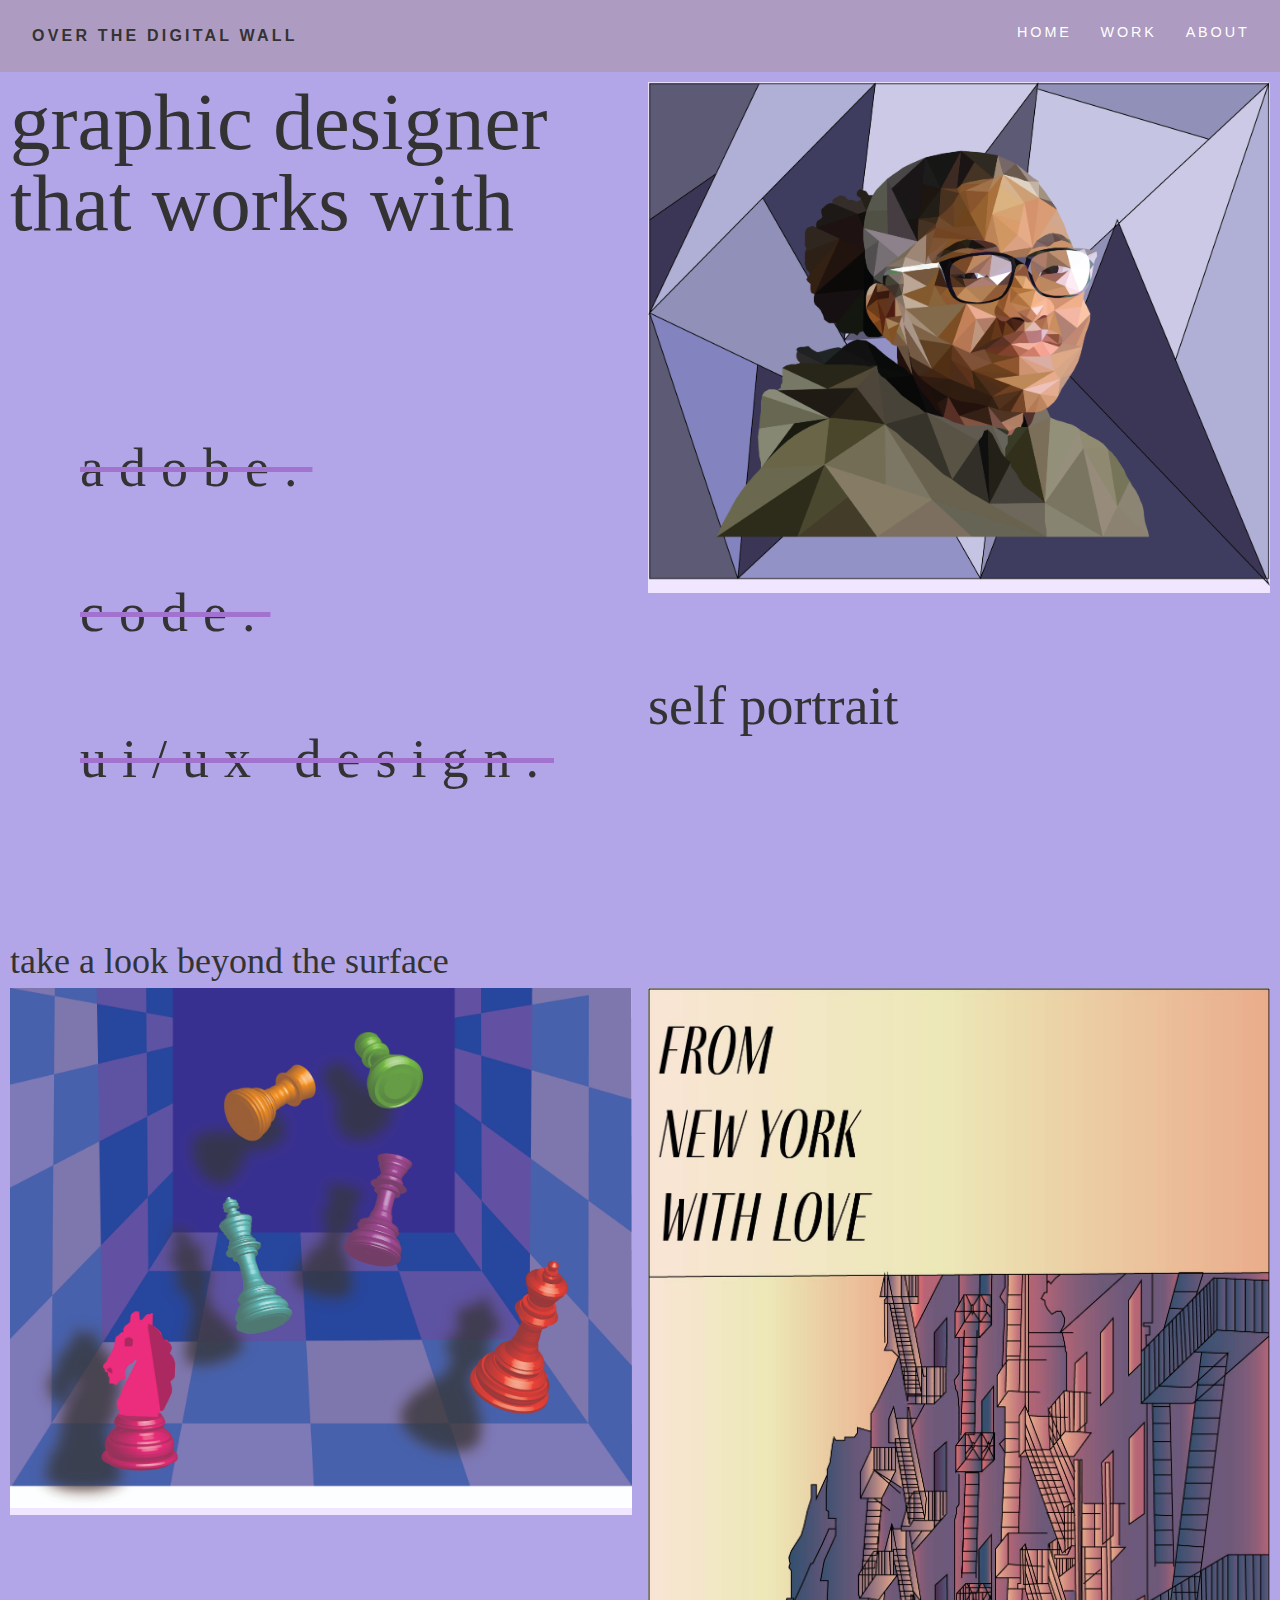
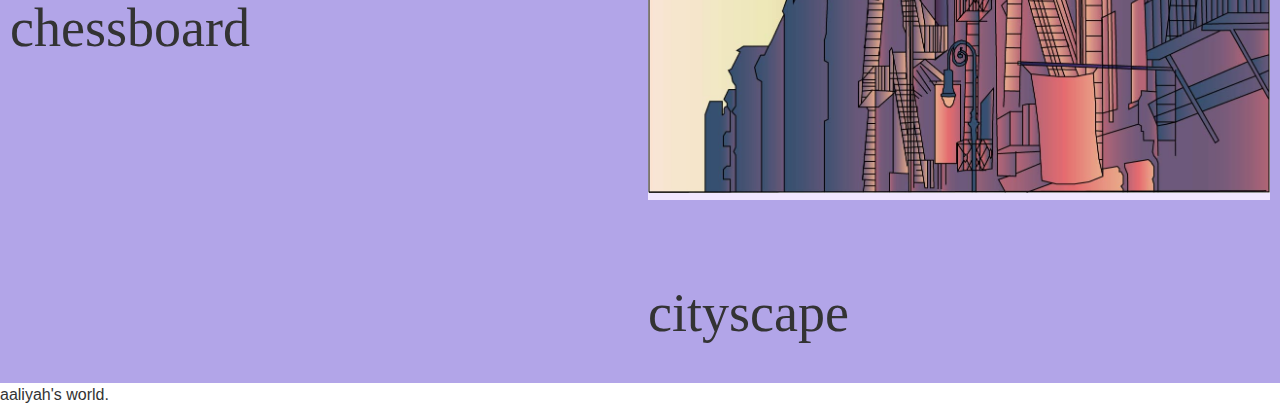
<file: index.html>
<!doctype html>

<html lang="en">
<head>
  <meta charset="utf-8">
  <title></title>
  <meta name="viewport" content="width=device-width, initial-scale=1">

  <meta name="description" content="">
  <meta name="author" content="">

  <meta property="og:title" content="">
  <meta property="og:type" content="website">
  <meta property="og:url" content="">
  <meta property="og:description" content="">
  <meta property="og:image" content="">

  <link rel="stylesheet" href="css/normalize.css">
  <link rel="stylesheet" href="css/styles.css">
</head>

<body>
  <nav class="site-nav">
    <div class="logo">
     over the digital wall
    </div>
    <a href="#" class="hamburger" id="nav-toggle"><span></span></a>
    <div class="links" id="nav-links">
      <a href="index.html"> home </a>
      <a href="work.html"> work </a>
      <a href="about.html"> about </a>
    </div>
  </nav>
  
      
    
        <!-- your page content here... -->
 
         
          <section class="project-page1">
            
                      <div class="pageone-text">
                      <h1> graphic designer that works with</h1>
                        <div class="pageone-text2">
                        <h2> adobe.</h2>
                        <h2> code.</h2>
                        <h2> ui/ux design.</h2>
                        </div>
                        <div class=pageone-text3>
                        <h3>take a look beyond the surface</h3>
                        </div>
                       </div>
            
<div class="image-text">       
<div class="layout">
<img src="images/selfportait.png" width="800" height="700">
 </div>       
<h2>self portrait</h2>
  </div>          
          
<div class="image-text">              
<div class="layout">            
<img src="images/chessboard.jpg" width="800" height="700">
</div>
<h2>chessboard</h2>
    </div>          
  
     <div class="image-text">         
  <div class="layout">
<img src="images/CITYSCAPE (1).jpg" width="800" height="700">
</div>
  <h2>cityscape</h2>
       </div> 
            
</section>
        
 </body>
          


      <footer>
        <!-- your site footer content here... -->
        aaliyah's world.
      </footer>
    
    <script src="https://code.jquery.com/jquery-3.6.0.min.js" integrity="sha256-/xUj+3OJU5yExlq6GSYGSHk7tPXikynS7ogEvDej/m4=" crossorigin="anonymous"></script>
    <script src="js/main.js"></script>
</body>
</html>
</file>
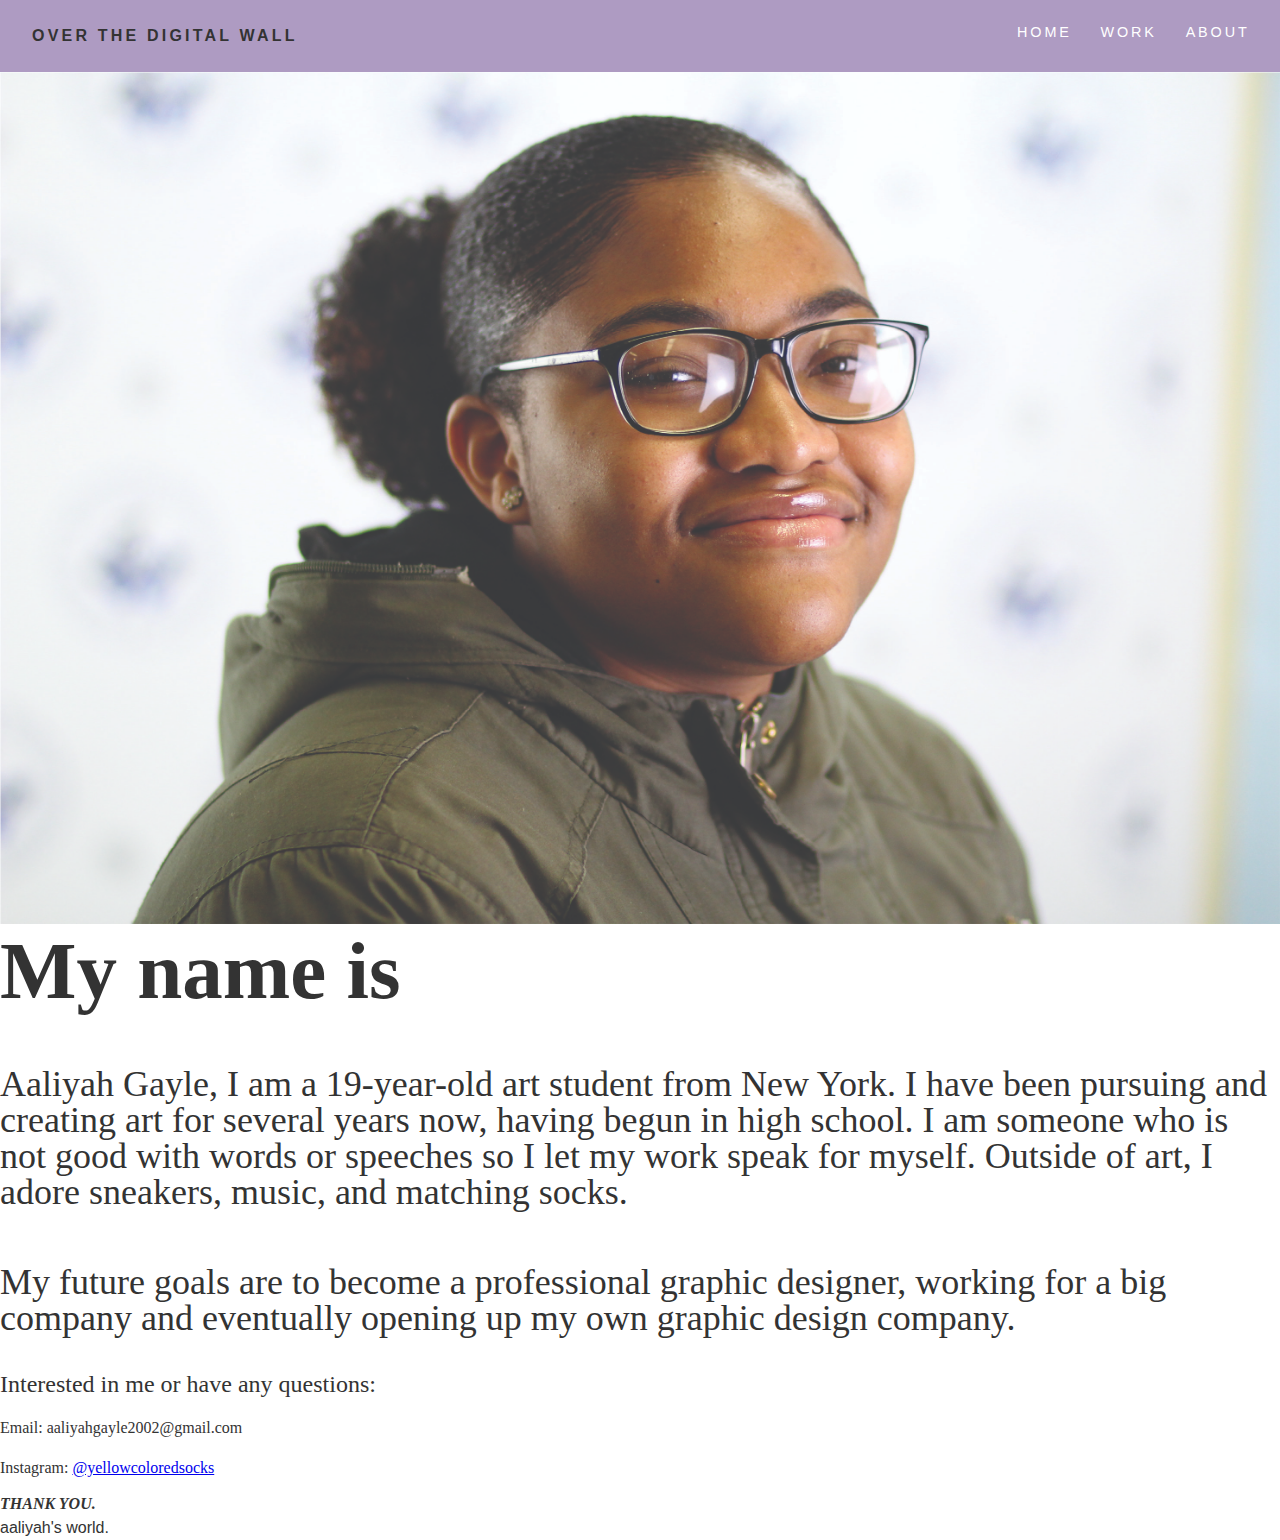
<file: about.html>
<!doctype html>

<html lang="en">
<head>
  <meta charset="utf-8">
  <title></title>
  <meta name="viewport" content="width=device-width, initial-scale=1">

  <meta name="description" content="">
  <meta name="author" content="">

  <meta property="og:title" content="">
  <meta property="og:type" content="website">
  <meta property="og:url" content="">
  <meta property="og:description" content="">
  <meta property="og:image" content="">

  <link rel="stylesheet" href="css/normalize.css">
  <link rel="stylesheet" href="css/styles.css">
</head>

<body>
  <nav class="site-nav">
    <div class="logo">
     over the digital wall
    </div>
    <a href="#" class="hamburger" id="nav-toggle"><span></span></a>
    <div class="links" id="nav-links">
      <a href="index.html"> home </a>
      <a href="work.html"> work </a>
      <a href="about.html"> about </a>
    </div>
  </nav>
  <main>

      <main>
        <!-- your page content here... -->
       <div class="self-intro">
         
            <section class="myself">
                   <img src="images/myself.jpg" width="800" height="700">
                  <h1><strong> My name is </strong></h1>
                    <h3>Aaliyah Gayle, I am a 19-year-old art student from New York.
                    I have been pursuing and creating art for several years now, having begun in high school.
                    I am someone who is not good with words or speeches so I let my work speak for myself.
                    Outside of art, I adore sneakers, music, and matching socks. </h3>


               <h3>My future goals are to become a professional graphic designer, working for a big company and eventually
                 opening up my own graphic design company.</h3>

               <h4>Interested in me or have any questions: </h4>
               <h5>Email: aaliyahgayle2002@gmail.com</h5>
               <h5>Instagram: <a href="https://www.instagram.com/yellowcoloredsocks/"> @yellowcoloredsocks</a></h5>

               <h6><strong><i>Thank You.</i></strong></h6>
         

        </div>



         




      </main>



      <footer>
        <!-- your site footer content here... -->
        aaliyah's world.
      </footer>

    <script src="https://code.jquery.com/jquery-3.6.0.min.js" integrity="sha256-/xUj+3OJU5yExlq6GSYGSHk7tPXikynS7ogEvDej/m4=" crossorigin="anonymous"></script>
    <script src="js/main.js"></script>
</body>
</html>
</file>
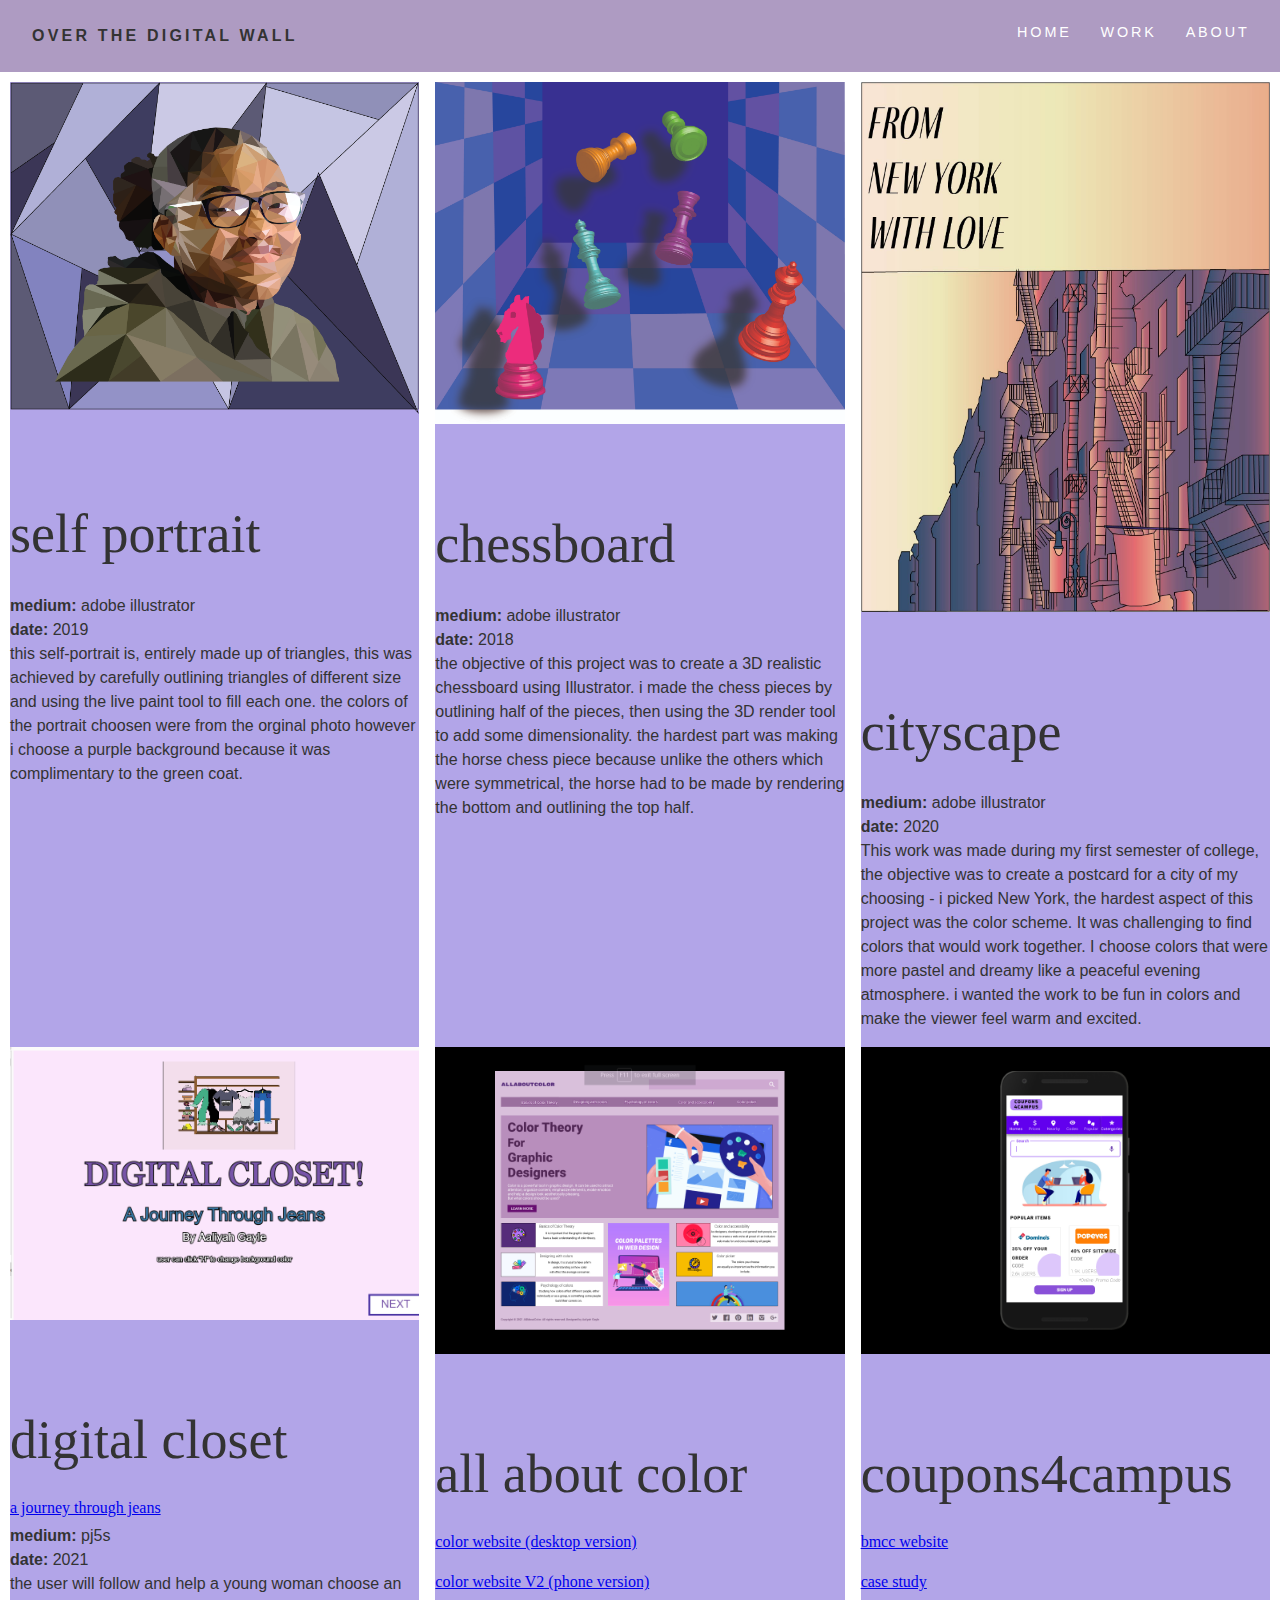
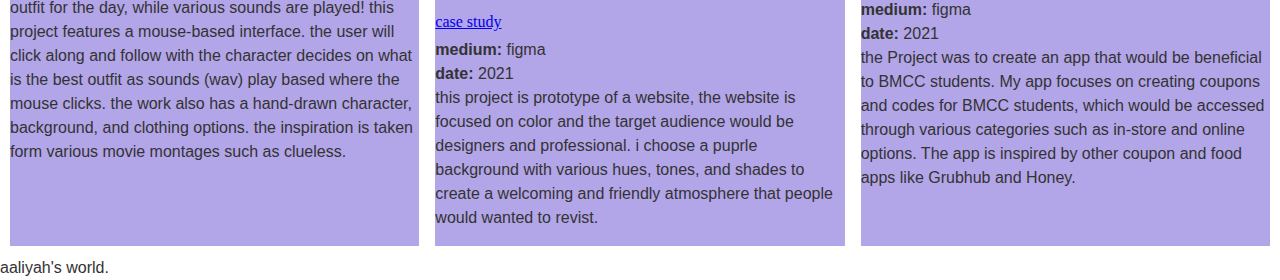
<file: work.html>
<!doctype html>

<html lang="en">
<head>
  <meta charset="utf-8">
  <title></title>
  <meta name="viewport" content="width=device-width, initial-scale=1">

  <meta name="description" content="">
  <meta name="author" content="">

  <meta property="og:title" content="">
  <meta property="og:type" content="website">
  <meta property="og:url" content="">
  <meta property="og:description" content="">
  <meta property="og:image" content="">

  <link rel="stylesheet" href="css/normalize.css">
  <link rel="stylesheet" href="css/styles.css">
</head>

<main>
<body>
  
  <nav class="site-nav">
    <div class="logo">
     over the digital wall
    </div>
    <a href="#" class="hamburger" id="nav-toggle"><span></span></a>
    <div class="links" id="nav-links">
      <a href="index.html"> home </a>
      <a href="work.html"> work </a>
      <a href="about.html"> about </a>
    </div>
  </nav>
  
      <main class="page-projects">
<section class="project">

<article class="project-image">
<img src="images/selfportait.png" width="800" height="700">
    <h2>self portrait</h2>
    <strong>medium:</strong> adobe illustrator <br>
  <p><strong>date:</strong> 2019 <br>
         this self-portrait is, entirely made up of triangles, this was achieved by carefully outlining
    triangles of different size and using the live paint tool to fill each one. the colors of the portrait choosen were 
    from the orginal photo however i choose a purple background because it was complimentary to the green coat.
    
</article>

<article class="project-image">
<img src="images/chessboard.jpg" width="800" height="700">
    <h2>chessboard</h2> 
  <strong>medium:</strong> adobe illustrator <br>
  <p><strong>date:</strong> 2018 <br>
        the objective of this project was to create a 3D realistic chessboard using Illustrator. 
    i made the chess pieces by outlining half of the pieces, then using the 3D render tool to add some dimensionality.
    the hardest part was making the horse chess piece because unlike the others which were symmetrical, 
    the horse had to be made by rendering the bottom and outlining the top half.
</article>

<article class="project-image">
<img src="images/CITYSCAPE (1).jpg" width="800" height="700">
  <h2>cityscape</h2>
  <strong>medium:</strong> adobe illustrator <br>
  <p><strong>date:</strong> 2020 <br>
  This work was made during my first semester of college, the objective was to create a postcard for a city of my choosing -
    i picked New York, the hardest aspect of this project was the color scheme. It was challenging to find colors that
    would work together. I choose colors that were more pastel and dreamy like a peaceful evening atmosphere. i wanted the work to be fun in colors 
    and make the viewer feel warm and excited. 
</article>
  
<article class="project-image">
<img src="images/digital.png" width="800" height="700">
  <h2>digital closet</h2>
    <h5><a href="https://editor.p5js.org/aaliyahgayle/sketches/3LtIlMC8R"> a journey through jeans </a></h5>
  <strong>medium:</strong> pj5s <br>
  <p><strong>date:</strong> 2021 <br>
 the user will follow and help a young woman choose an outfit for the day, while various sounds are played! 
    this project features a mouse-based interface. the user will click along and follow with the character decides on
    what is the best outfit as sounds (wav) play based where the mouse clicks. the work also has a hand-drawn character, 
    background, and clothing options. the inspiration is taken form various movie montages such as clueless.
</article>
  
  <article class="project-image">
<img src="images/website.png" width="800" height="700"> 
    <h2>all about color </h2>
    <h5><a href="https://www.figma.com/proto/CazEcnCCDq1jqJujL9KvJb/MMP-200-Actual-Website?node-id=1%3A2&starting-point-node-id=1%3A2">color website (desktop version)</a></h5>
    <h5><a href="https://www.figma.com/proto/CazEcnCCDq1jqJujL9KvJb/MMP-200-Actual-Website?node-id=10%3A2&starting-point-node-id=10%3A2">color website V2 (phone version)</a></h5>
    <h5><a href="https://docs.google.com/document/d/1nJbNl33f7tthICSLuS3uVF-LCcggJlzGrtEyO6BkuM4/edit"> case study </a></h5>
  <strong>medium:</strong> figma <br>
  <p><strong>date:</strong> 2021 <br>
 this project is prototype of a website, the website is focused on color and the target audience would be designers and professional.
    i choose a puprle background with various hues, tones, and shades to create a welcoming 
    and friendly atmosphere that people would wanted to revist.
</article>
    
  <article class="project-image">
<img src="images/app.png" width="800" height="700"> 
    <h2>coupons4campus </h2>
    <h5><a href="https://www.figma.com/proto/E4oFJA53PEc1jAOOHJ3eYY/MMP-200-High-Fidelity-prototype?node-id=7%3A129&scaling=scale-down&page-id=0%3A1&starting-point-node-id=7%3A129&show-proto-sidebar=1"> bmcc website</a></h5>
    <h5><a href="https://docs.google.com/document/d/1mZeobeWzr6so3jpjsDNa4bZk17VRCtPBjFNhjPAOVCk/edit"> case study </a></h5>
  <strong>medium:</strong> figma <br>
  <p><strong>date:</strong> 2021 <br>
the Project was to create an app that would be beneficial to BMCC students.
    My app focuses on creating coupons and codes for BMCC students, which would be accessed through various categories
    such as in-store and online options. The app is inspired by other coupon and food apps like Grubhub and Honey.
</article>  
  
</section>
    </body>
</main>

<footer>
    <!-- your site footer content here... -->
  aaliyah's world.
  </footer>

<script src="https://code.jquery.com/jquery-3.6.0.min.js" integrity="sha256-/xUj+3OJU5yExlq6GSYGSHk7tPXikynS7ogEvDej/m4=" crossorigin="anonymous"></script>
<script src="js/main.js"></script>
</body>
</html>
</file>
<file: css/styles.css>
/*  ==========================
    BASE TYPOGRAPHY
    This is added as a template to help start. 
    You should change the fonts, font-sizes and anything else appropriate for your site.
    ========================== */

/* Optional, include a web font. @import must come before other styles. These examples are commented out */

/*
@import url('https://fonts.googleapis.com/css?family=Rubik:400,400i,700,700i');
@import url('https://fonts.googleapis.com/css?family=Barlow+Condensed:400,500');
*/

/* The html and body selectors below set the base type for the entire page */
html {
    font-size: 1em;
}

body {
    font-family: sans-serif;
    font-weight: 400;
    line-height: 1.5;
    color: #333;
}


/* This adds space between paragraphs and list items*/
/* NOTE: most Navigations use list items so you will need to */
/* explicity set the margins on those so this rule doesn't */
/* mess up your navigation styling */
p,
li {
    margin-top: 0;
    margin-bottom: 1em;
}


/* Base Styling for headings.
    You can and should modify these to fit your site*/
h1,
h2,
h3,
h4,
h5,
h6 {
    font-weight: 500;
    font-family: serif;
}


/* For each of your headings at minimum set the margin, size, line-height. 
Adjust font-weight and other properties as needed. */

h1 {
    font-size: 5.063em;
    line-height: 1;
    margin: 0 0 0.5em 0;
}

h2 {
    font-size: 3.375em;
    line-height: 1.2;
    margin: 1.5em 0 0.5em 0;
}

h3 {
    font-size: 2.25em;
    line-height: 1;
    margin: 1.5em 0 0.25em 0;
}

h4 {
    font-size: 1.5em;
    line-height: 1;
    margin: 1.5em 0 0.5em 0;
    font-weight: 400;
}

h5 {
    font-size: 1em;
    line-height: 1;
    margin: 1.5em 0 0.5em 0;
    font-weight: 400;
}

h6 {
    font-size: 1em;
    line-height: 1.5;
    margin: 1em 0 0 0;
    font-weight: 400;
    /* normal */
    text-transform: uppercase;
}

/*  ==========================
    BASE RESPONSIVE
    ========================== */

/* Use border-box box-sizing. This isn't strictly necessary with CSS Grid but can be helpful if you're using a float fallback and it tends to be more intuitive.*/

html {
    box-sizing: border-box;
}

*,
*:before,
*:after {
    box-sizing: inherit;
}


/* This is basic way to make images responsive. This means if they're larger than their container they will shrink to fit it. Not a complete solution to responsive images. */

img, video {
    width: auto;
    height: auto;
    max-width: 100%;
}

/*RESPONSIVE VIDEO
See for more info: https://codepen.io/profstein/pen/mrMLRj
*/
.videoWrapper{
    position: relative;
    height: 0;
    /* padding-bottom: 75%; */ /* 4:3 aspect ratio */
    padding-bottom: 56.25%; /* 16:9 aspect ratio */
}

.videoWrapper iframe{
    position: absolute;
    top: 0;
    left: 0;
    width:100%;
    height: 100%;
}


/*  ==========================
    YOUR STYLES
    Add your styles below.
    ========================== */

.pageone-text2{
text-decoration: line-through;
 text-decoration-color: #a272cf; 
    letter-spacing: 15px;
    padding: 70px
    
}

.project-image{
background-color: #b2a5e8;
}

.project{
display: grid;
  grid-template-columns: 2fr 2fr 2fr;
  grid-column-gap: 1em;
  grid-column: 3;    
padding: 10px;   
}

   .project-page1{ 
      background-color: #b2a5e8;
     display: grid;
  grid-template-columns: 2fr 2fr ;
  grid-column-gap: 1em;
        grid-column:  1 / span 2; 
       padding: 10px;
}

.layout{
background-color: #f0e6ff;
}


    nav {
        list-style-type: none;
        margin: 0;
        padding: 0;
    }



    * {
        box-sizing: border-box;
      }
      
      body{
        margin: 0;
      }
      
      .site-nav {
        position: sticky;
        top: 0;
        display: flex;
        flex-wrap: wrap;
        row-gap: 1rem; /* adds space between logo and nav items if the items wrap under the logo */
        justify-content: space-between;
        padding: 1.5rem 2rem;
        background-color: #ae9bc2;
        transition: top 500ms ease-in-out;
      }
      
      .logo {
        /* you may change this styling to fit your site*/
        font-weight: bold;
        text-transform: uppercase;
        letter-spacing: 0.2em;
      }
      
      /* CSS Hamburger Icon 
      thanks to Elijah Manor */
      .hamburger{
        padding-right: 1rem;
        position: relative;
      }
      .hamburger span, 
      .hamburger span:before,
      .hamburger span:after {
        cursor: pointer;
        border-radius: 1px;
        height: 5px;
        width: 35px;
        background: #000; /*color of hamburger icon */
        position: absolute;
        display: block;
        content: '';
      }
      .hamburger span{
        top:5px;
      }
      .hamburger span:before {
        top: -10px;
      }
      .hamburger span:after {
        bottom: -10px;
      }
      
      
      .site-nav.scroll-up,
      .site-nav:focus-within {
        top: 0;
      }
      
      .site-nav.scroll-down {
        top: -100%;
      }
      
      .links{
        display: none;
        height: 0;
        flex-basis: 100%;
        text-align: right;
      }
      .links.active{
        display: block;
      /*   height: auto; */
      }
      .links a{
        display: block;
        line-height: 1rem;
        margin: 2rem 0;
      }
      
      .links {
          transition: height .5s ease;
          overflow  : hidden;
      }
      
      .site-nav a {
        color: #ffffff;
        text-decoration: none;
        font-size: 0.9rem;
        text-transform: uppercase;
        letter-spacing: 0.2em;
      }
      
      @media screen and (min-width:600px){
        .hamburger{
          display: none;
        }
        .links {
          display: flex;
          flex-basis: auto;
          height: auto;
          margin: 0 -1em;
        }
      
        .links a {
          display: inline-block;
          margin: 0 1em;
        }
      }



      
    @media screen and (min-width:600px){
        .page-projects{
          grid-template-columns: 1fr 1fr;
        }
    } /* =========end width 600px ========= */

          .grid-container {
            display: grid;
            gap: 50px 10px;
            grid-template-columns: 6fr 6fr 6fr 6fr 6fr 6fr;
            grid-template-rows: 600px 600px;
            padding: 10px;
          }
          

          .grid-item {
            background-color: #c4a7db;
            border: 2px dashed #924bc9;
            padding: 30px;
            font-size: 40px;
            text-align: center;
          }
</file>
